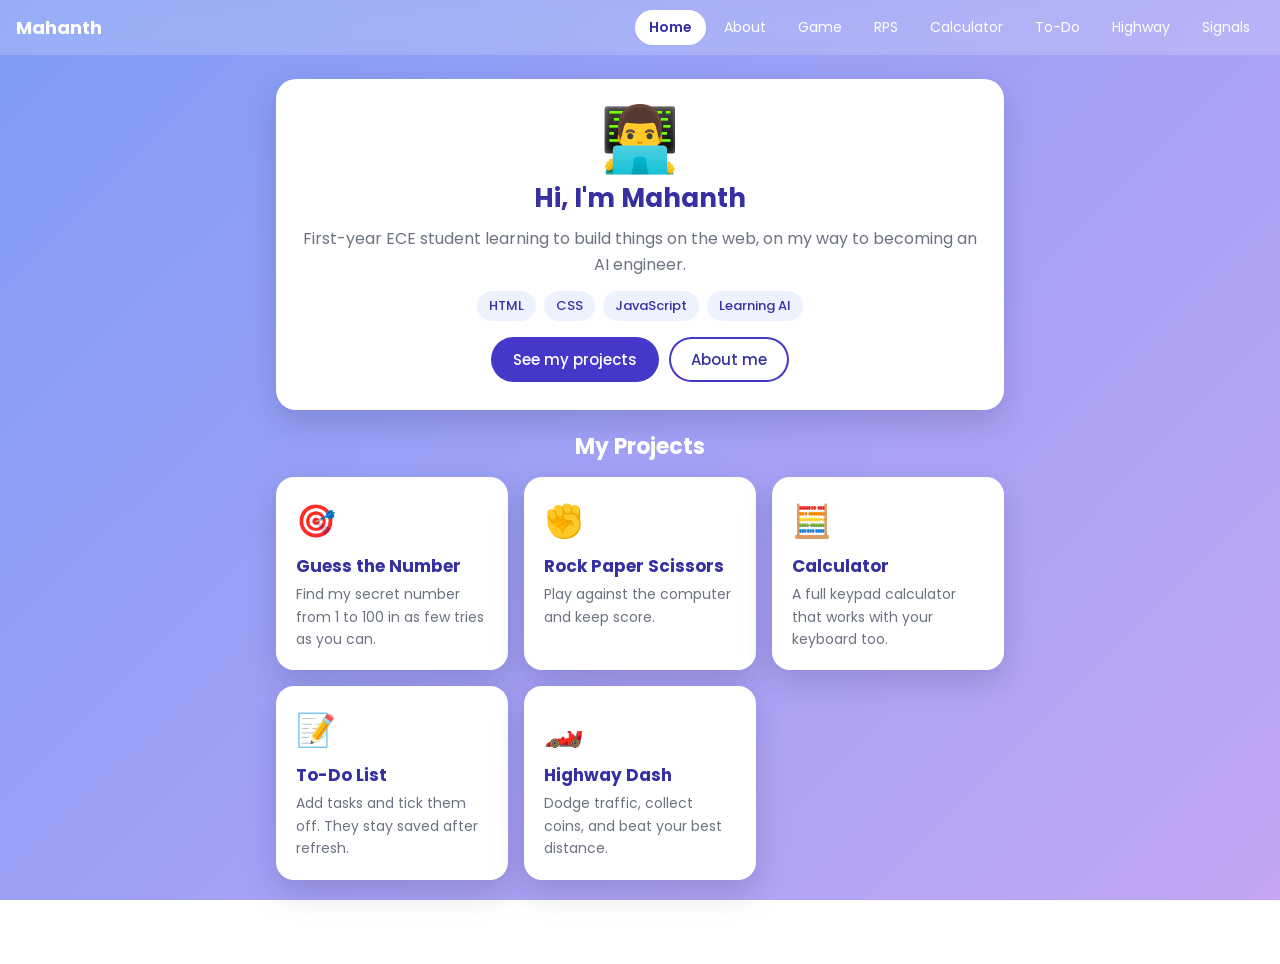
<file: index.html>
<!DOCTYPE html>
<html lang="en">
<head>
<meta charset="UTF-8">
<meta name="viewport" content="width=device-width, initial-scale=1">
<meta name="description" content="Mahanth's website: a first-year ECE student learning to build things on the web.">
<title>Mahanth | Home</title>
<link rel="stylesheet" href="style.css">
</head>
<body>

<nav class="navbar">
  <a class="brand" href="index.html">Mahanth</a>
  <div class="nav-links">
    <a href="index.html" class="active">Home</a>
    <a href="about.html">About</a>
    <a href="game.html">Game</a>
    <a href="rps.html">RPS</a>
    <a href="calc.html">Calculator</a>
    <a href="todo.html">To-Do</a>
    <a href="highway.html">Highway</a>
    <a href="signals.html">Signals</a>
     </div>
</nav>

<main class="wide">
  <section class="card">
    <div class="avatar">👨‍💻</div>
    <h1>Hi, I'm Mahanth</h1>
    <p>First-year ECE student learning to build things on the web, on my way to becoming an AI engineer.</p>
    <div class="tags">
      <span class="tag">HTML</span>
      <span class="tag">CSS</span>
      <span class="tag">JavaScript</span>
      <span class="tag">Learning AI</span>
    </div>
    <div class="btn-row">
      <a class="btn" href="#projects">See my projects</a>
      <a class="btn btn-outline" href="about.html">About me</a>
    </div>
  </section>

  <h2 class="section-title" id="projects">My Projects</h2>
  <div class="projects">
    <a class="project" href="game.html">
      <div class="icon">🎯</div>
      <h3>Guess the Number</h3>
      <p>Find my secret number from 1 to 100 in as few tries as you can.</p>
    </a>
    <a class="project" href="rps.html">
      <div class="icon">✊</div>
      <h3>Rock Paper Scissors</h3>
      <p>Play against the computer and keep score.</p>
    </a>
    <a class="project" href="calc.html">
      <div class="icon">🧮</div>
      <h3>Calculator</h3>
      <p>A full keypad calculator that works with your keyboard too.</p>
    </a>
    <a class="project" href="todo.html">
      <div class="icon">📝</div>
      <h3>To-Do List</h3>
      <p>Add tasks and tick them off. They stay saved after refresh.</p>
    </a>
        <a class="project" href="highway.html">
      <div class="icon">🏎️</div>
      <h3>Highway Dash</h3>
      <p>Dodge traffic, collect coins, and beat your best distance.</p>
        </a>
     </div>
</main>

<footer class="footer">© 2026 Mahanth · Built with HTML, CSS &amp; JavaScript</footer>

</body>
</html>
</file>
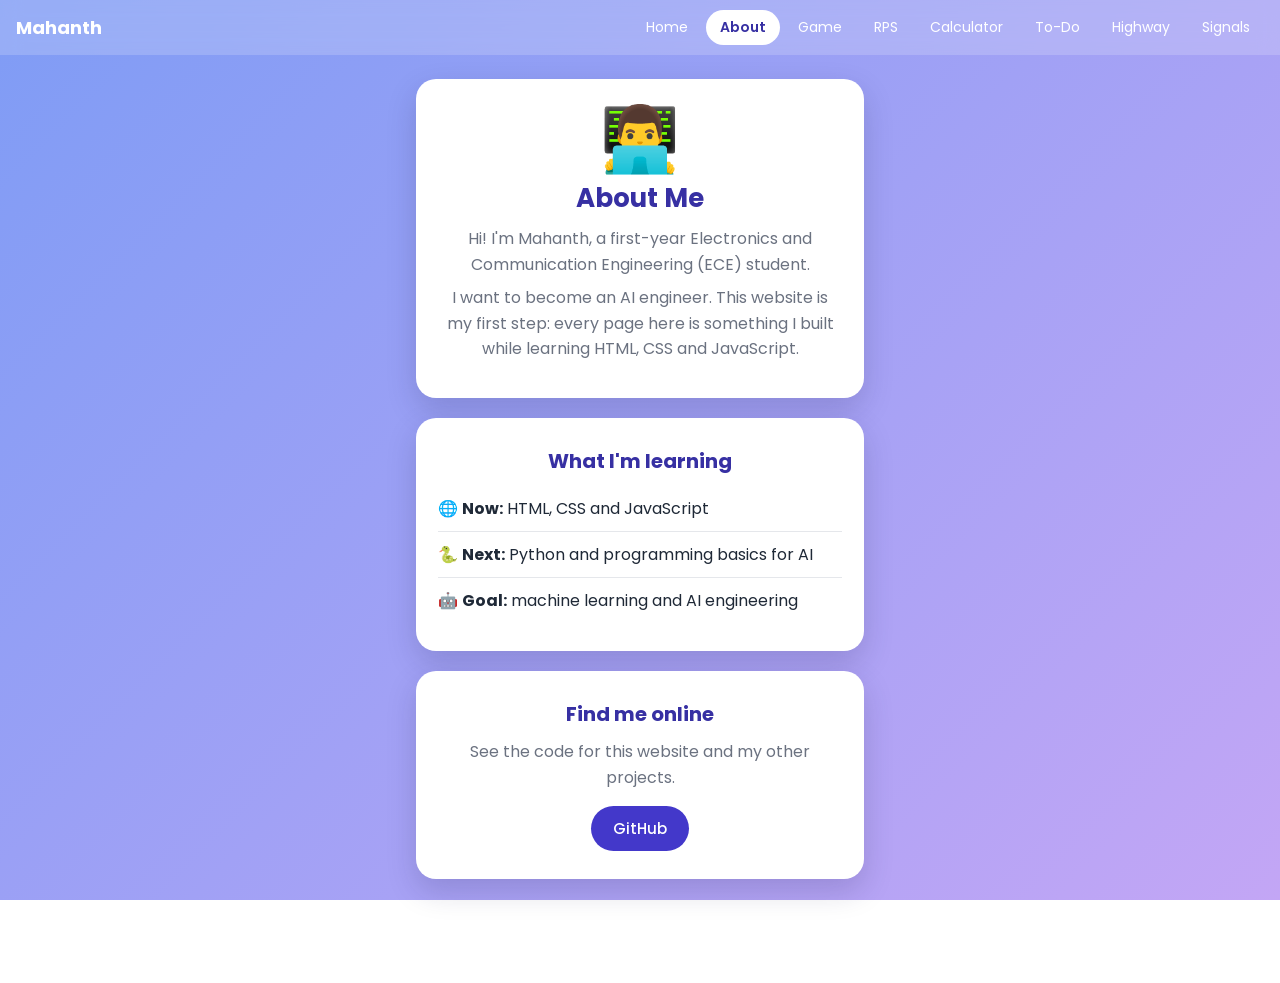
<file: about.html>
<!DOCTYPE html>
<html lang="en">
<head>
<meta charset="UTF-8">
<meta name="viewport" content="width=device-width, initial-scale=1">
<title>About | Mahanth</title>
<link rel="stylesheet" href="style.css">
</head>
<body>

<nav class="navbar">
  <a class="brand" href="index.html">Mahanth</a>
  <div class="nav-links">
    <a href="index.html">Home</a>
    <a href="about.html" class="active">About</a>
    <a href="game.html">Game</a>
    <a href="rps.html">RPS</a>
    <a href="calc.html">Calculator</a>
    <a href="todo.html">To-Do</a>
    <a href="highway.html">Highway</a>
    <a href="signals.html">Signals</a>
     </div>
</nav>

<main>
  <section class="card">
    <div class="avatar">👨‍💻</div>
    <h1>About Me</h1>
    <p>Hi! I'm Mahanth, a first-year Electronics and Communication Engineering (ECE) student.</p>
    <p>I want to become an AI engineer. This website is my first step: every page here is something I built while learning HTML, CSS and JavaScript.</p>
  </section>

  <section class="card">
    <h2>What I'm learning</h2>
    <ul class="list">
      <li>🌐 <strong>Now:</strong> HTML, CSS and JavaScript</li>
      <li>🐍 <strong>Next:</strong> Python and programming basics for AI</li>
      <li>🤖 <strong>Goal:</strong> machine learning and AI engineering</li>
    </ul>
  </section>

  <section class="card">
    <h2>Find me online</h2>
    <p>See the code for this website and my other projects.</p>
    <div class="btn-row">
      <a class="btn" href="https://github.com/puppalamahanth-sys" target="_blank" rel="noopener">GitHub</a>
    </div>
  </section>
</main>

<footer class="footer">© 2026 Mahanth · Built with HTML, CSS &amp; JavaScript</footer>

</body>
</html>
</file>
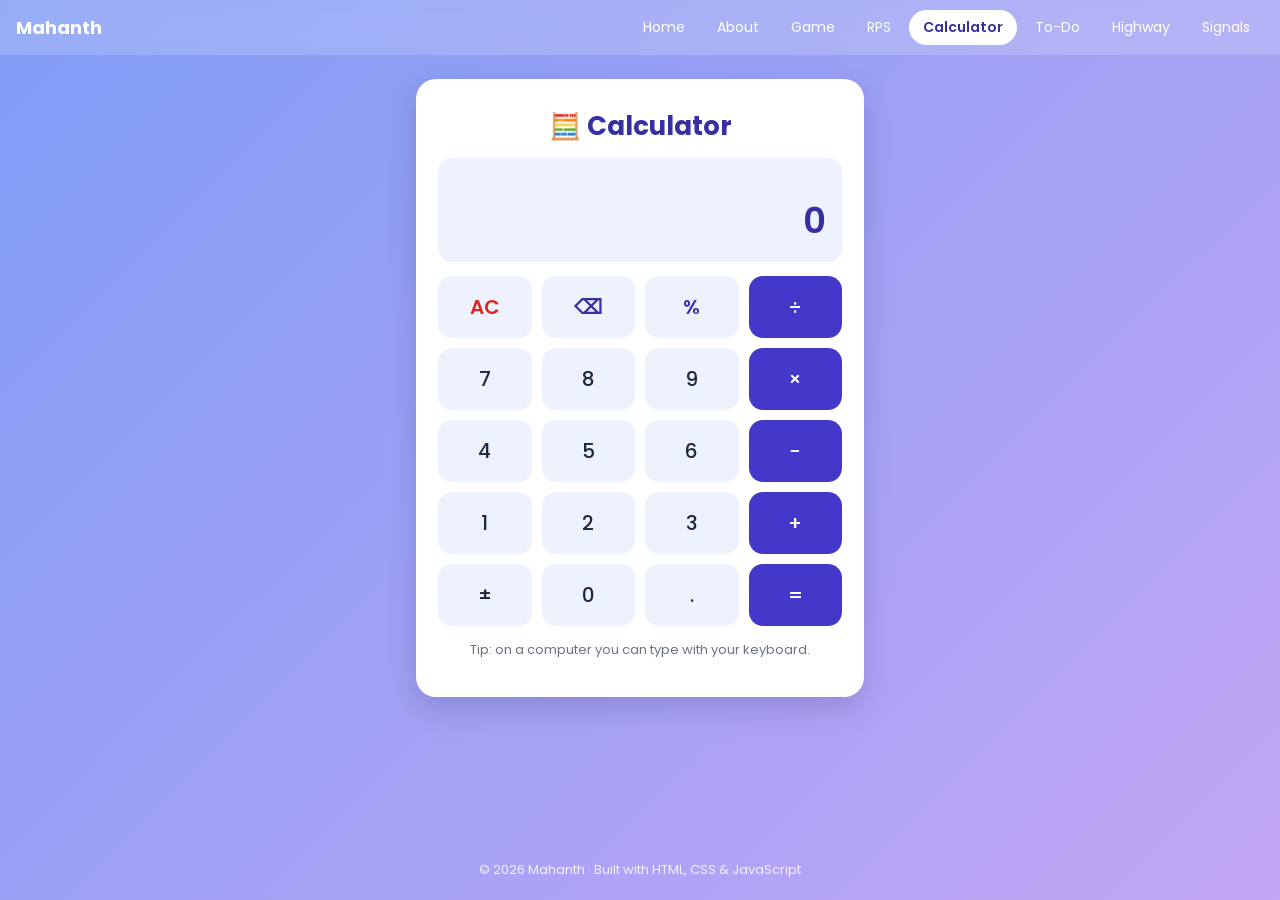
<file: calc.html>
<!DOCTYPE html>
<html lang="en">
<head>
<meta charset="UTF-8">
<meta name="viewport" content="width=device-width, initial-scale=1">
<title>Calculator | Mahanth</title>
<link rel="stylesheet" href="style.css">
</head>
<body>

<nav class="navbar">
  <a class="brand" href="index.html">Mahanth</a>
  <div class="nav-links">
    <a href="index.html">Home</a>
    <a href="about.html">About</a>
    <a href="game.html">Game</a>
    <a href="rps.html">RPS</a>
    <a href="calc.html" class="active">Calculator</a>
    <a href="todo.html">To-Do</a>
    <a href="highway.html">Highway</a>
    <a href="signals.html">Signals</a>
  </div>
</nav>

<main>
  <section class="card">
    <h1>🧮 Calculator</h1>

    <div class="calc-display">
      <div class="calc-expr" id="expr"></div>
      <div class="calc-value" id="value">0</div>
    </div>

    <div class="keys">
      <button class="fn clear" onclick="clearAll()">AC</button>
      <button class="fn" onclick="backspace()">⌫</button>
      <button class="fn" onclick="percent()">%</button>
      <button class="op" onclick="setOp('/')">÷</button>

      <button onclick="digit('7')">7</button>
      <button onclick="digit('8')">8</button>
      <button onclick="digit('9')">9</button>
      <button class="op" onclick="setOp('*')">×</button>

      <button onclick="digit('4')">4</button>
      <button onclick="digit('5')">5</button>
      <button onclick="digit('6')">6</button>
      <button class="op" onclick="setOp('-')">−</button>

      <button onclick="digit('1')">1</button>
      <button onclick="digit('2')">2</button>
      <button onclick="digit('3')">3</button>
      <button class="op" onclick="setOp('+')">+</button>

      <button onclick="toggleSign()">±</button>
      <button onclick="digit('0')">0</button>
      <button onclick="digit('.')">.</button>
      <button class="op" onclick="equals()">=</button>
    </div>

    <p class="hint">Tip: on a computer you can type with your keyboard.</p>
  </section>
</main>

<footer class="footer">© 2026 Mahanth · Built with HTML, CSS &amp; JavaScript</footer>

<script>
const symbols = { "+": "+", "-": "−", "*": "×", "/": "÷" };
const valueEl = document.getElementById("value");
const exprEl = document.getElementById("expr");

let current = "0";   // number on the screen
let previous = null; // number before the operator
let operator = null; // + - * /
let fresh = false;   // true = next digit starts a new number

function render() {
  valueEl.textContent = current;
  exprEl.textContent = operator ? previous + " " + symbols[operator] : "";
}

function digit(d) {
  if (fresh) {
    current = d === "." ? "0." : d;
    fresh = false;
  } else if (d === ".") {
    if (!current.includes(".")) current += ".";
  } else if (current === "0") {
    current = d;
  } else if (current.replace(/[-.]/g, "").length < 12) {
    current += d;
  }
  render();
}

function compute(a, b, op) {
  a = parseFloat(a);
  b = parseFloat(b);
  if (op === "+") return a + b;
  if (op === "-") return a - b;
  if (op === "*") return a * b;
  if (op === "/") return b === 0 ? null : a / b;
}

// Removes ugly decimals like 0.30000000000000004
function format(n) {
  return String(parseFloat(n.toPrecision(12)));
}

function evaluate() {
  const r = compute(previous, current, operator);
  if (r === null) {
    current = "Can't divide by 0";
    previous = null;
    operator = null;
    fresh = true;
    render();
    return false;
  }
  current = format(r);
  return true;
}

function setOp(op) {
  if (isNaN(parseFloat(current))) return;
  if (operator && !fresh) {
    if (!evaluate()) return;
  }
  previous = current;
  operator = op;
  fresh = true;
  render();
}

function equals() {
  if (!operator || fresh) return;
  const fullExpr = previous + " " + symbols[operator] + " " + current + " =";
  if (!evaluate()) return;
  previous = null;
  operator = null;
  fresh = true;
  render();
  exprEl.textContent = fullExpr;
}
  

function clearAll() {
  current = "0";
  previous = null;
  operator = null;
  fresh = false;
  render();
}

function backspace() {
  if (fresh) return;
  current = current.slice(0, -1);
  if (current === "" || current === "-") current = "0";
  render();
}

function percent() {
  if (isNaN(parseFloat(current))) return;
  current = format(parseFloat(current) / 100);
  render();
}

function toggleSign() {
  if (current === "0" || isNaN(parseFloat(current))) return;
  current = current.startsWith("-") ? current.slice(1) : "-" + current;
  render();
}

// Keyboard support
document.addEventListener("keydown", function (e) {
  const k = e.key;
  if (/^[0-9.]$/.test(k)) digit(k);
  else if (["+", "-", "*", "/"].includes(k)) setOp(k);
  else if (k === "Enter" || k === "=") { e.preventDefault(); equals(); }
  else if (k === "Backspace") backspace();
  else if (k === "Escape") clearAll();
  else if (k === "%") percent();
});
</script>

</body>
</html>
</file>
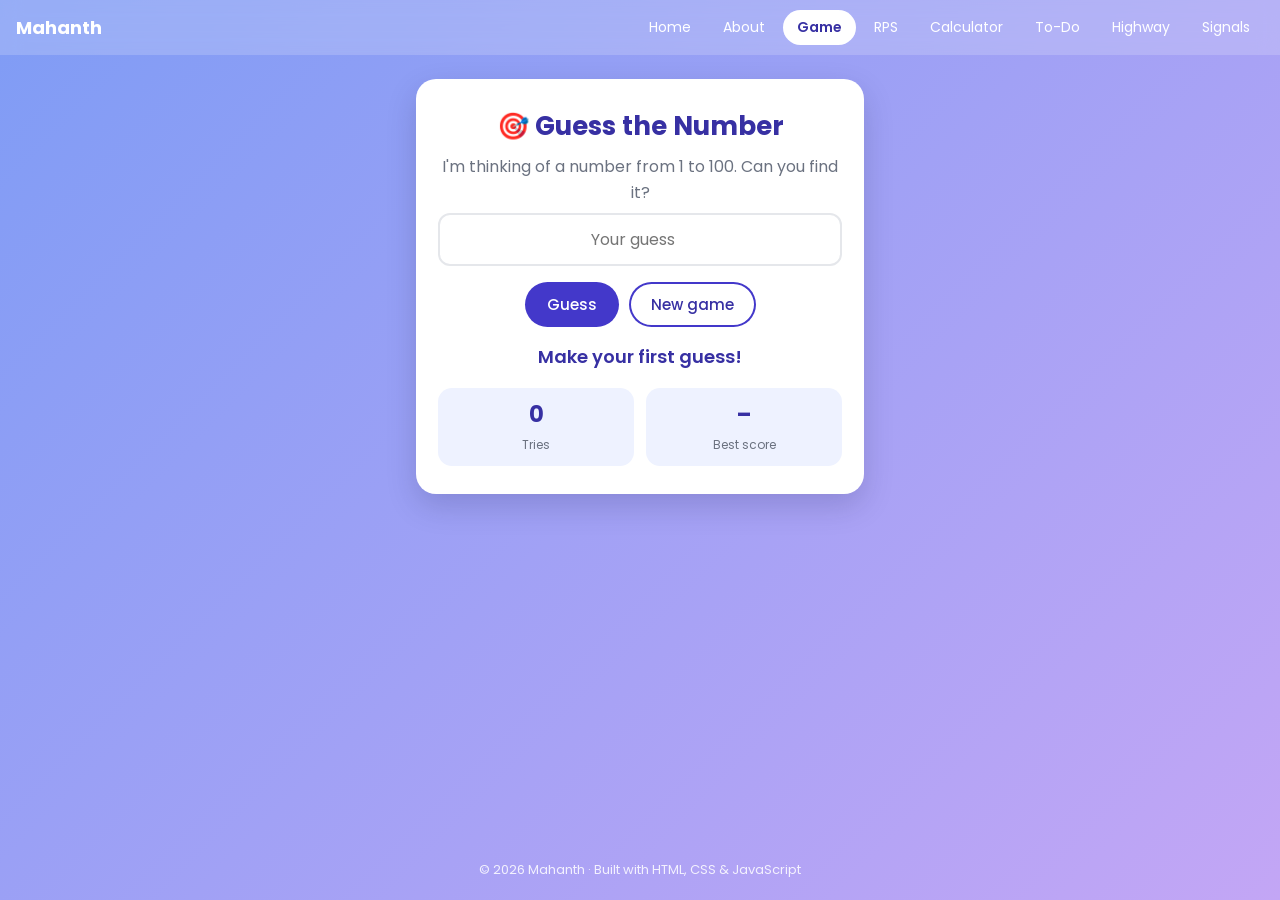
<file: game.html>
<!DOCTYPE html>
<html lang="en">
<head>
<meta charset="UTF-8">
<meta name="viewport" content="width=device-width, initial-scale=1">
<title>Guess the Number | Mahanth</title>
<link rel="stylesheet" href="style.css">
</head>
<body>

<nav class="navbar">
  <a class="brand" href="index.html">Mahanth</a>
  <div class="nav-links">
    <a href="index.html">Home</a>
    <a href="about.html">About</a>
    <a href="game.html" class="active">Game</a>
    <a href="rps.html">RPS</a>
    <a href="calc.html">Calculator</a>
    <a href="todo.html">To-Do</a>
    <a href="highway.html">Highway</a>
    <a href="signals.html">Signals</a>
      </div>
</nav>

<main>
  <section class="card">
    <h1>🎯 Guess the Number</h1>
    <p>I'm thinking of a number from 1 to 100. Can you find it?</p>
    <input id="guess" type="number" min="1" max="100" inputmode="numeric" placeholder="Your guess">
    <div class="btn-row">
      <button id="guessBtn" onclick="check()">Guess</button>
      <button class="secondary" onclick="newGame()">New game</button>
    </div>
    <p class="result" id="result"></p>
    <div class="stats">
      <div class="stat"><strong id="tries">0</strong><span>Tries</span></div>
      <div class="stat"><strong id="best">–</strong><span>Best score</span></div>
    </div>
  </section>
</main>

<footer class="footer">© 2026 Mahanth · Built with HTML, CSS &amp; JavaScript</footer>

<script>
const input = document.getElementById("guess");
const result = document.getElementById("result");
const guessBtn = document.getElementById("guessBtn");

let secret, tries, gameOver;
let best = Number(localStorage.getItem("bestScore")) || null;

function newGame() {
  secret = Math.floor(Math.random() * 100) + 1;
  tries = 0;
  gameOver = false;
  input.value = "";
  input.disabled = false;
  guessBtn.disabled = false;
  showResult("Make your first guess!", "");
  updateStats();
}

function check() {
  if (gameOver) return;

  const g = parseInt(input.value, 10);
  if (isNaN(g) || g < 1 || g > 100) {
    showResult("Enter a whole number from 1 to 100.", "lose");
    return;
  }

  tries++;

  if (g === secret) {
    gameOver = true;
    input.disabled = true;
    guessBtn.disabled = true;

    let msg;
    if (tries === 1) msg = "First try! Incredible! 🤯";
    else if (tries <= 5) msg = "Amazing! You got it in " + tries + " tries! 🎉";
    else msg = "Correct! You got it in " + tries + " tries.";

    if (best === null || tries < best) {
      best = tries;
      localStorage.setItem("bestScore", best);
      msg += " New best!";
    }
    showResult(msg, "win");
  } else if (g < secret) {
    showResult(g + " is too low. Go higher ⬆️", "");
  } else {
    showResult(g + " is too high. Go lower ⬇️", "");
  }

  input.value = "";
  updateStats();
}

function showResult(text, type) {
  result.textContent = text;
  result.className = "result " + type;
}

function updateStats() {
  document.getElementById("tries").textContent = tries;
  document.getElementById("best").textContent = best === null ? "–" : best;
}

// Press Enter to guess
input.addEventListener("keydown", function (e) {
  if (e.key === "Enter") check();
});

newGame();
</script>

</body>
</html>
</file>
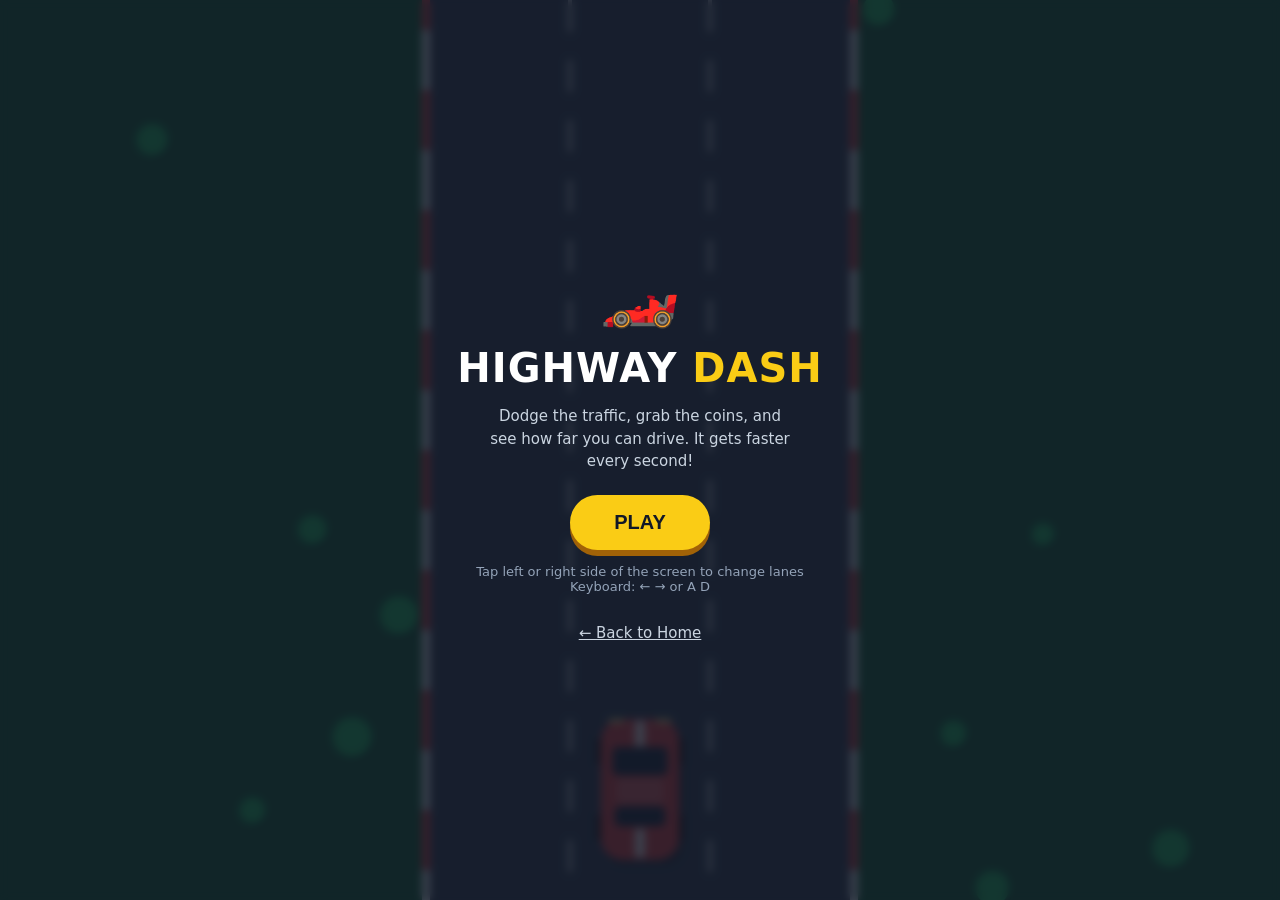
<file: highway.html>
<!DOCTYPE html>
<html lang="en">
<head>
<meta charset="UTF-8">
<meta name="viewport" content="width=device-width, initial-scale=1, maximum-scale=1, user-scalable=no, viewport-fit=cover">
<meta name="theme-color" content="#111827">
<title>Highway Dash</title>
<style>
  * { box-sizing: border-box; margin: 0; padding: 0; }
  html, body {
    height: 100%;
    overflow: hidden;
    background: #111827;
    font-family: system-ui, -apple-system, "Segoe UI", Roboto, sans-serif;
    color: #fff;
    user-select: none;
    -webkit-user-select: none;
    -webkit-tap-highlight-color: transparent;
    touch-action: none;
  }
  canvas { display: block; width: 100%; height: 100%; }

  /* Top score bar */
  .hud {
    position: fixed;
    top: 0; left: 0; right: 0;
    display: flex;
    justify-content: space-between;
    align-items: center;
    padding: calc(10px + env(safe-area-inset-top)) 14px 10px;
    pointer-events: none;
  }
  .pill {
    background: rgba(0, 0, 0, 0.55);
    padding: 6px 14px;
    border-radius: 999px;
    font-weight: 700;
    font-size: 16px;
  }
  .hud button {
    pointer-events: auto;
    background: rgba(0, 0, 0, 0.55);
    color: #fff;
    border: none;
    width: 40px; height: 40px;
    border-radius: 50%;
    font-size: 18px;
    cursor: pointer;
  }
  .hud .right { display: flex; gap: 8px; align-items: center; }

  /* Start and game over screens */
  .screen {
    position: fixed;
    inset: 0;
    display: flex;
    flex-direction: column;
    align-items: center;
    justify-content: center;
    gap: 14px;
    padding: 24px;
    text-align: center;
    background: rgba(17, 24, 39, 0.82);
    backdrop-filter: blur(4px);
  }
  .hidden { display: none; }
  .logo { font-size: 64px; }
  h1 { font-size: 40px; font-weight: 800; letter-spacing: 1px; }
  h1 span { color: #facc15; }
  .sub { color: #cbd5e1; font-size: 15px; max-width: 300px; line-height: 1.5; }
  .big-btn {
    margin-top: 8px;
    background: #facc15;
    color: #111827;
    border: none;
    padding: 16px 44px;
    border-radius: 999px;
    font-size: 20px;
    font-weight: 800;
    cursor: pointer;
    box-shadow: 0 6px 0 #a16207;
  }
  .big-btn:active { transform: translateY(4px); box-shadow: 0 2px 0 #a16207; }
  .results {
    display: flex;
    gap: 12px;
  }
  .result-box {
    background: rgba(255, 255, 255, 0.08);
    border-radius: 14px;
    padding: 12px 18px;
    min-width: 90px;
  }
  .result-box strong { display: block; font-size: 26px; }
  .result-box span { font-size: 12px; color: #94a3b8; text-transform: uppercase; letter-spacing: 1px; }
  .new-best { color: #facc15; font-weight: 700; font-size: 18px; }
  .controls { color: #94a3b8; font-size: 13px; }
</style>
</head>
<body>

<canvas id="game"></canvas>

<div class="hud" id="hud">
 <a href="index.html" class="pill" style="color: #fff; text-decoration: none; pointer-events: auto;">← Home</a>
 
  <div class="pill" id="score">0 m</div>
  <div class="right">
    <div class="pill" id="coins">🪙 0</div>
    <button id="soundBtn" aria-label="Sound on or off">🔊</button>
    <button id="pauseBtn" aria-label="Pause">⏸</button>
  </div>
</div>

<div class="screen" id="startScreen">
  <div class="logo">🏎️</div>
  <h1>HIGHWAY <span>DASH</span></h1>
  <p class="sub">Dodge the traffic, grab the coins, and see how far you can drive. It gets faster every second!</p>
  <button class="big-btn" id="startBtn">PLAY</button>
  <p class="controls">Tap left or right side of the screen to change lanes<br>Keyboard: ← → or A D</p>
  <p class="sub" id="bestStart"></p>
 <a href="index.html" class="sub" style="text-decoration: underline;">← Back to Home</a>
  </div>

<div class="screen hidden" id="pauseScreen">
  <h1>PAUSED</h1>
  <button class="big-btn" id="resumeBtn">RESUME</button>
</div>

<div class="screen hidden" id="overScreen">
  <div class="logo">💥</div>
  <h1>CRASHED!</h1>
  <p class="new-best hidden" id="newBest">🏆 New best distance!</p>
  <div class="results">
    <div class="result-box"><strong id="finalScore">0</strong><span>Metres</span></div>
    <div class="result-box"><strong id="finalCoins">0</strong><span>Coins</span></div>
    <div class="result-box"><strong id="finalBest">0</strong><span>Best</span></div>
  </div>
  <button class="big-btn" id="againBtn">PLAY AGAIN</button>
 <a href="index.html" class="sub" style="text-decoration: underline;">← Back to Home</a>
  </div>

<script>
// ================== Setup ==================
const canvas = document.getElementById("game");
const ctx = canvas.getContext("2d");
let W, H, roadW, roadX, laneW, carW, carH;

function resize() {
  const dpr = window.devicePixelRatio || 1;
  W = window.innerWidth;
  H = window.innerHeight;
  canvas.width = W * dpr;
  canvas.height = H * dpr;
  ctx.setTransform(dpr, 0, 0, dpr, 0, 0);

  roadW = Math.min(W * 0.86, 420);
  roadX = (W - roadW) / 2;
  laneW = roadW / 3;
  carW = laneW * 0.56;
  carH = carW * 1.8;
  if (player) {
    player.y = H - carH - 40;
    player.x = laneCenter(player.lane);
  }
}

function laneCenter(lane) {
  return roadX + laneW * lane + laneW / 2;
}

// Safe storage (works even if the browser blocks it)
function loadBest() {
  try { return Number(localStorage.getItem("hd_best")) || 0; } catch (e) { return 0; }
}
function saveBest(v) {
  try { localStorage.setItem("hd_best", v); } catch (e) {}
}
function loadSound() {
  try { return localStorage.getItem("hd_sound") !== "off"; } catch (e) { return true; }
}
function saveSound(on) {
  try { localStorage.setItem("hd_sound", on ? "on" : "off"); } catch (e) {}
}

// ================== Sound (made with code, no files needed) ==================
let audioCtx = null;
let soundOn = loadSound();

function beep(freq, duration, type, volume) {
  if (!soundOn) return;
  try {
    if (!audioCtx) audioCtx = new (window.AudioContext || window.webkitAudioContext)();
    const osc = audioCtx.createOscillator();
    const gain = audioCtx.createGain();
    osc.type = type || "square";
    osc.frequency.value = freq;
    gain.gain.setValueAtTime(volume || 0.08, audioCtx.currentTime);
    gain.gain.exponentialRampToValueAtTime(0.001, audioCtx.currentTime + duration);
    osc.connect(gain);
    gain.connect(audioCtx.destination);
    osc.start();
    osc.stop(audioCtx.currentTime + duration);
  } catch (e) {}
}
const sfx = {
  move: () => beep(420, 0.06, "triangle", 0.05),
  coin: () => { beep(880, 0.08, "square", 0.06); setTimeout(() => beep(1320, 0.1, "square", 0.06), 70); },
  crash: () => { beep(120, 0.5, "sawtooth", 0.15); beep(80, 0.6, "square", 0.1); },
  start: () => { beep(523, 0.1); setTimeout(() => beep(659, 0.1), 100); setTimeout(() => beep(784, 0.15), 200); }
};

// ================== Game state ==================
const CAR_COLORS = ["#3b82f6", "#22c55e", "#a855f7", "#f97316", "#06b6d4", "#e5e7eb", "#ec4899"];
let player = null;
let traffic, coins, particles, trees;
let speed, distance, coinCount, roadOffset, spawnGap, shake, lastRowDouble;
let state = "start"; // start | playing | paused | crashing | over
let best = loadBest();
let lastTime = 0;

function newGame() {
  player = { lane: 1, x: 0, y: 0, tilt: 0 };
  resize();
  player.x = laneCenter(1);
  traffic = [];
  coins = [];
  particles = [];
  trees = [];
  for (let i = 0; i < 10; i++) addTree(Math.random() * H);
  speed = 320;
  distance = 0;
  coinCount = 0;
  roadOffset = 0;
  spawnGap = carH * 2;
  shake = 0;
  lastRowDouble = false;
  updateHud();
}

function addTree(y) {
  const left = Math.random() < 0.5;
  const side = left ? roadX : W - roadX;
  if (side < 24) return; // no space on very narrow screens
  const x = left ? Math.random() * (roadX - 24) + 12 : W - roadX + 12 + Math.random() * (roadX - 24);
  trees.push({ x: x, y: y, r: 10 + Math.random() * 10 });
}

// Spawns one row of traffic. Always leaves at least one lane open.
function spawnRow() {
  const lanes = [0, 1, 2].sort(() => Math.random() - 0.5);
  // Two cars side by side after 600 m, but never two such rows in a row (always escapable)
  const blocked = distance > 600 && !lastRowDouble && Math.random() < 0.45 ? 2 : 1;
  lastRowDouble = blocked === 2;
  for (let i = 0; i < blocked; i++) {
    traffic.push({
      lane: lanes[i],
      x: laneCenter(lanes[i]),
      y: -carH - Math.random() * 30,
      color: CAR_COLORS[Math.floor(Math.random() * CAR_COLORS.length)],
      truck: Math.random() < 0.2
    });
  }
  // Put a coin in an open lane sometimes
  if (Math.random() < 0.6) {
    const free = lanes[blocked];
    for (let k = 0; k < 3; k++) {
      coins.push({ x: laneCenter(free), y: -carH - k * 45, spin: Math.random() * 6 });
    }
  }
}

function moveLane(dir) {
  if (state !== "playing") return;
  const next = player.lane + dir;
  if (next < 0 || next > 2) return;
  player.lane = next;
  player.tilt = dir * 0.18;
  sfx.move();
}

// ================== Update ==================
function update(dt) {
  if (state === "playing") {
    speed = Math.min(speed + 9 * dt, 950);
    distance += speed * dt / 10;

    // Spawn traffic rows based on distance travelled
    // (measured in traffic movement, so rows never get too close to pass)
    spawnGap -= speed * 0.55 * dt;
    if (spawnGap <= 0) {
      spawnRow();
      spawnGap = carH * 3.2 + Math.random() * carH * 1.5;
    }
  }

  const moving = state === "playing" || state === "crashing";
  const vy = state === "crashing" ? speed * 0.2 : speed;

  if (moving) {
    roadOffset = (roadOffset + vy * dt) % 60;

    // Smooth lane change
    player.x += (laneCenter(player.lane) - player.x) * Math.min(1, dt * 14);
    player.tilt *= 0.85;

    // Traffic drives slower than you, so it comes toward you on screen
    for (const t of traffic) t.y += vy * 0.55 * dt;
    traffic = traffic.filter(t => t.y < H + carH * 2);

    for (const c of coins) { c.y += vy * dt; c.spin += dt * 6; }
    coins = coins.filter(c => c.y < H + 40);

    for (const tr of trees) tr.y += vy * dt;
    trees = trees.filter(tr => tr.y < H + 40);
    if (Math.random() < vy * dt / 90) addTree(-30);
  }

  if (state === "playing") {
    const px = player.x - carW / 2 + carW * 0.12;
    const pw = carW * 0.76;
    const py = player.y + carH * 0.08;
    const ph = carH * 0.84;

    // Crash check
    for (const t of traffic) {
      const h = t.truck ? carH * 1.4 : carH;
      if (px < t.x + carW / 2 - carW * 0.1 && px + pw > t.x - carW / 2 + carW * 0.1 &&
          py < t.y + h * 0.95 && py + ph > t.y + h * 0.05) {
        crash();
        break;
      }
    }

    // Coin pickup
    coins = coins.filter(c => {
      const hit = Math.abs(c.x - player.x) < carW * 0.7 && c.y > player.y - 12 && c.y < player.y + carH + 12;
      if (hit) {
        coinCount++;
        sfx.coin();
        for (let i = 0; i < 6; i++) particles.push(makeParticle(c.x, c.y, "#facc15", 120));
      }
      return !hit;
    });

    updateHud();
  }

  // Particles
  for (const p of particles) {
    p.x += p.vx * dt;
    p.y += p.vy * dt;
    p.life -= dt;
  }
  particles = particles.filter(p => p.life > 0);
  shake = Math.max(0, shake - dt * 20);
}

function makeParticle(x, y, color, power) {
  const a = Math.random() * Math.PI * 2;
  const s = Math.random() * power + 40;
  return { x: x, y: y, vx: Math.cos(a) * s, vy: Math.sin(a) * s, life: 0.4 + Math.random() * 0.4, color: color, size: 3 + Math.random() * 4 };
}

function crash() {
  state = "crashing";
  shake = 14;
  sfx.crash();
  if (navigator.vibrate) navigator.vibrate(200);
  const cx = player.x, cy = player.y + carH / 2;
  for (let i = 0; i < 40; i++) {
    const colors = ["#f97316", "#facc15", "#ef4444", "#6b7280"];
    particles.push(makeParticle(cx, cy, colors[i % 4], 320));
  }
  setTimeout(gameOver, 900);
}

function gameOver() {
  state = "over";
  const score = Math.floor(distance);
  const isBest = score > best;
  if (isBest) { best = score; saveBest(best); }
  document.getElementById("finalScore").textContent = score;
  document.getElementById("finalCoins").textContent = coinCount;
  document.getElementById("finalBest").textContent = best;
  document.getElementById("newBest").classList.toggle("hidden", !isBest);
  show("overScreen");
}

// ================== Drawing ==================
function draw() {
  ctx.save();
  if (shake > 0) ctx.translate((Math.random() - 0.5) * shake, (Math.random() - 0.5) * shake);

  // Grass
  ctx.fillStyle = "#166534";
  ctx.fillRect(-20, -20, W + 40, H + 40);

  // Trees
  for (const tr of trees) {
    ctx.fillStyle = "#14532d";
    ctx.beginPath(); ctx.arc(tr.x + 3, tr.y + 4, tr.r, 0, Math.PI * 2); ctx.fill();
    ctx.fillStyle = "#22c55e";
    ctx.beginPath(); ctx.arc(tr.x, tr.y, tr.r, 0, Math.PI * 2); ctx.fill();
  }

  // Road and edges
  ctx.fillStyle = "#374151";
  ctx.fillRect(roadX, -20, roadW, H + 40);
  ctx.fillStyle = "#f8fafc";
  for (let y = -60 + roadOffset; y < H + 60; y += 60) {
    ctx.fillStyle = (Math.floor((y - roadOffset) / 60) % 2 === 0) ? "#ef4444" : "#f8fafc";
    ctx.fillRect(roadX - 8, y, 8, 30);
    ctx.fillRect(roadX + roadW, y, 8, 30);
    ctx.fillStyle = (Math.floor((y - roadOffset) / 60) % 2 === 0) ? "#f8fafc" : "#ef4444";
    ctx.fillRect(roadX - 8, y + 30, 8, 30);
    ctx.fillRect(roadX + roadW, y + 30, 8, 30);
  }

  // Lane lines
  ctx.fillStyle = "rgba(255,255,255,0.75)";
  for (let l = 1; l < 3; l++) {
    const x = roadX + laneW * l - 2;
    for (let y = -60 + roadOffset; y < H + 60; y += 60) ctx.fillRect(x, y, 4, 32);
  }

  // Coins
  for (const c of coins) {
    const w = Math.abs(Math.cos(c.spin)) * 11 + 2;
    ctx.fillStyle = "#a16207";
    ctx.beginPath(); ctx.ellipse(c.x, c.y + 2, w, 12, 0, 0, Math.PI * 2); ctx.fill();
    ctx.fillStyle = "#facc15";
    ctx.beginPath(); ctx.ellipse(c.x, c.y, w, 12, 0, 0, Math.PI * 2); ctx.fill();
  }

  // Traffic
  for (const t of traffic) {
    if (t.truck) drawTruck(t.x, t.y, t.color);
    else drawCar(t.x, t.y, t.color, false, 0);
  }

  // Player
  if (state !== "crashing" && state !== "over") {
    drawCar(player.x, player.y, "#ef4444", true, player.tilt);
  }

  // Particles
  for (const p of particles) {
    ctx.globalAlpha = Math.max(0, p.life * 1.6);
    ctx.fillStyle = p.color;
    ctx.fillRect(p.x - p.size / 2, p.y - p.size / 2, p.size, p.size);
  }
  ctx.globalAlpha = 1;
  ctx.restore();
}

function roundRect(x, y, w, h, r) {
  ctx.beginPath();
  ctx.moveTo(x + r, y);
  ctx.arcTo(x + w, y, x + w, y + h, r);
  ctx.arcTo(x + w, y + h, x, y + h, r);
  ctx.arcTo(x, y + h, x, y, r);
  ctx.arcTo(x, y, x + w, y, r);
  ctx.closePath();
}

// Draws a car from above. x = centre, y = top.
function drawCar(x, y, color, isPlayer, tilt) {
  const w = carW, h = carH;
  ctx.save();
  ctx.translate(x, y + h / 2);
  ctx.rotate(tilt);
  ctx.translate(-w / 2, -h / 2);

  // Shadow
  ctx.fillStyle = "rgba(0,0,0,0.3)";
  roundRect(4, 6, w, h, w * 0.25); ctx.fill();

  // Wheels
  ctx.fillStyle = "#111";
  const ww = w * 0.16, wh = h * 0.18;
  ctx.fillRect(-ww * 0.4, h * 0.14, ww, wh);
  ctx.fillRect(w - ww * 0.6, h * 0.14, ww, wh);
  ctx.fillRect(-ww * 0.4, h * 0.68, ww, wh);
  ctx.fillRect(w - ww * 0.6, h * 0.68, ww, wh);

  // Body
  ctx.fillStyle = color;
  roundRect(0, 0, w, h, w * 0.28); ctx.fill();

  // Windows (player faces up, traffic faces up too but we see their back)
  ctx.fillStyle = "#1e293b";
  roundRect(w * 0.15, h * 0.2, w * 0.7, h * 0.2, 5); ctx.fill();
  roundRect(w * 0.18, h * 0.62, w * 0.64, h * 0.14, 5); ctx.fill();

  // Roof shine
  ctx.fillStyle = "rgba(255,255,255,0.18)";
  roundRect(w * 0.2, h * 0.42, w * 0.6, h * 0.18, 4); ctx.fill();

  if (isPlayer) {
    // Racing stripe and headlights
    ctx.fillStyle = "#fff";
    ctx.fillRect(w * 0.44, 2, w * 0.12, h * 0.18);
    ctx.fillRect(w * 0.44, h * 0.78, w * 0.12, h * 0.2);
    ctx.fillStyle = "#fef08a";
    ctx.fillRect(w * 0.1, 0, w * 0.2, 4);
    ctx.fillRect(w * 0.7, 0, w * 0.2, 4);
  } else {
    // Brake lights
    ctx.fillStyle = "#dc2626";
    ctx.fillRect(w * 0.1, h - 4, w * 0.22, 4);
    ctx.fillRect(w * 0.68, h - 4, w * 0.22, 4);
  }
  ctx.restore();
}

function drawTruck(x, y, color) {
  const w = carW * 1.05, h = carH * 1.4;
  const left = x - w / 2;
  ctx.fillStyle = "rgba(0,0,0,0.3)";
  roundRect(left + 4, y + 6, w, h, 8); ctx.fill();
  // Cab
  ctx.fillStyle = color;
  roundRect(left + w * 0.08, y + h * 0.72, w * 0.84, h * 0.28, 8); ctx.fill();
  ctx.fillStyle = "#1e293b";
  roundRect(left + w * 0.18, y + h * 0.75, w * 0.64, h * 0.08, 4); ctx.fill();
  // Cargo box
  ctx.fillStyle = "#e2e8f0";
  roundRect(left, y, w, h * 0.7, 6); ctx.fill();
  ctx.fillStyle = "#cbd5e1";
  for (let i = 1; i < 4; i++) ctx.fillRect(left + 4, y + (h * 0.7 / 4) * i, w - 8, 2);
  ctx.fillStyle = "#dc2626";
  ctx.fillRect(left + 3, y + h - 4, w * 0.2, 4);
  ctx.fillRect(left + w * 0.77, y + h - 4, w * 0.2, 4);
}

// ================== HUD and screens ==================
function updateHud() {
  document.getElementById("score").textContent = Math.floor(distance) + " m";
  document.getElementById("coins").textContent = "🪙 " + coinCount;
}

function show(id) {
  for (const s of ["startScreen", "pauseScreen", "overScreen"]) {
    document.getElementById(s).classList.toggle("hidden", s !== id);
  }
  document.getElementById("hud").style.visibility = id === "startScreen" ? "hidden" : "visible";
}

function start() {
  newGame();
  state = "playing";
  show(null);
  sfx.start();
}

function pause() {
  if (state !== "playing") return;
  state = "paused";
  show("pauseScreen");
}

function resume() {
  if (state !== "paused") return;
  state = "playing";
  show(null);
  lastTime = performance.now();
}

// ================== Controls ==================
canvas.addEventListener("pointerdown", function (e) {
  if (state !== "playing") return;
  moveLane(e.clientX < W / 2 ? -1 : 1);
});

document.addEventListener("keydown", function (e) {
  const k = e.key.toLowerCase();
  if (k === "arrowleft" || k === "a") moveLane(-1);
  else if (k === "arrowright" || k === "d") moveLane(1);
  else if (k === "p" || k === "escape") state === "paused" ? resume() : pause();
  else if ((k === " " || k === "enter") && (state === "start" || state === "over")) start();
});

document.getElementById("startBtn").onclick = start;
document.getElementById("againBtn").onclick = start;
document.getElementById("resumeBtn").onclick = resume;
document.getElementById("pauseBtn").onclick = pause;

const soundBtn = document.getElementById("soundBtn");
soundBtn.textContent = soundOn ? "🔊" : "🔇";
soundBtn.onclick = function () {
  soundOn = !soundOn;
  saveSound(soundOn);
  soundBtn.textContent = soundOn ? "🔊" : "🔇";
};

// Pause automatically when the player leaves the app
document.addEventListener("visibilitychange", function () {
  if (document.hidden) pause();
});

window.addEventListener("resize", resize);

// ================== Main loop ==================
function loop(now) {
  const dt = Math.min((now - lastTime) / 1000, 0.05);
  lastTime = now;
  if (state !== "paused") update(dt);
  draw();
  requestAnimationFrame(loop);
}

document.getElementById("bestStart").textContent = best ? "🏆 Best: " + best + " m" : "";
newGame();
show("startScreen");
requestAnimationFrame(function (t) { lastTime = t; loop(t); });
</script>
</body>
  </html>
</file>
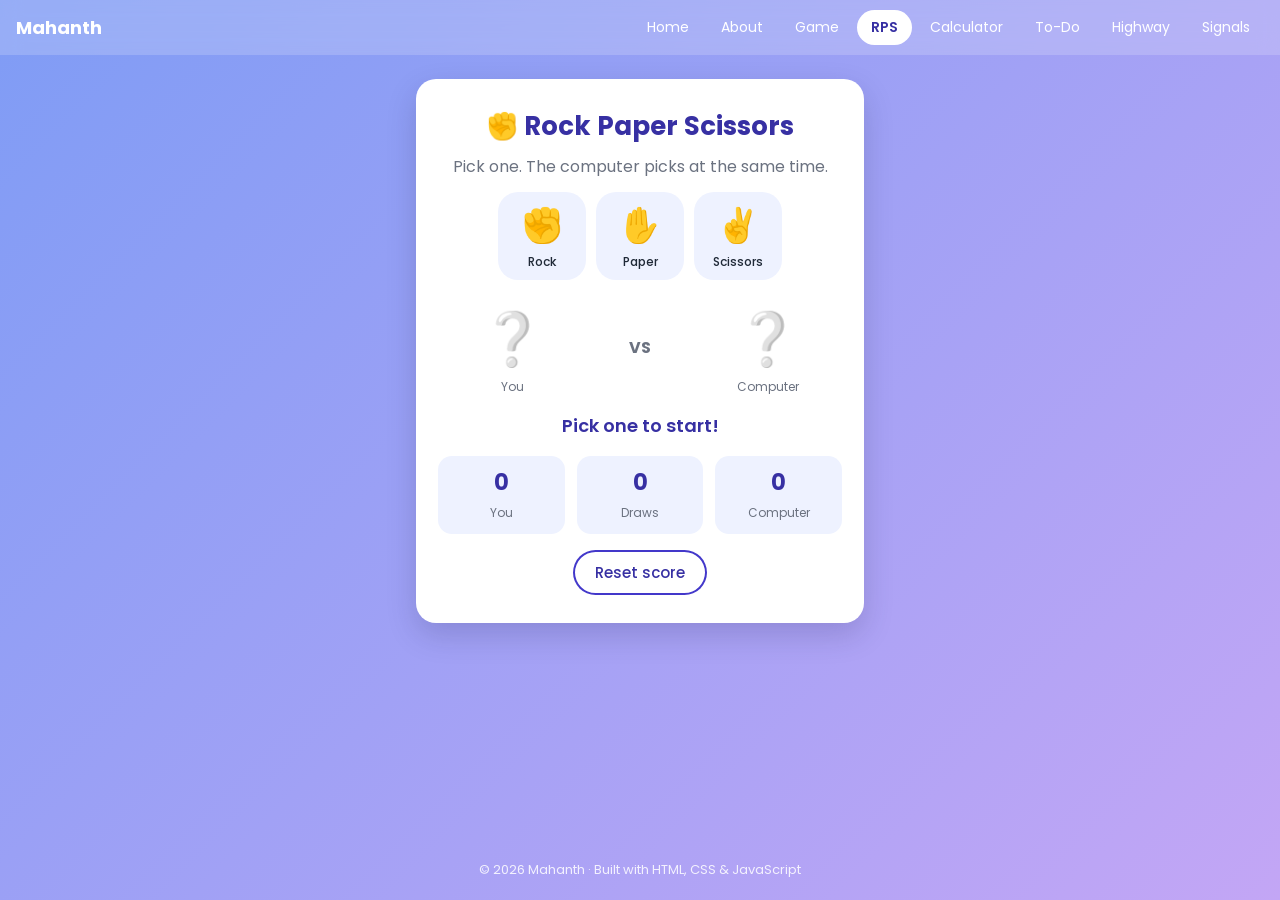
<file: rps.html>
<!DOCTYPE html>
<html lang="en">
<head>
<meta charset="UTF-8">
<meta name="viewport" content="width=device-width, initial-scale=1">
<title>Rock Paper Scissors | Mahanth</title>
<link rel="stylesheet" href="style.css">
</head>
<body>

<nav class="navbar">
  <a class="brand" href="index.html">Mahanth</a>
  <div class="nav-links">
    <a href="index.html">Home</a>
    <a href="about.html">About</a>
    <a href="game.html">Game</a>
    <a href="rps.html" class="active">RPS</a>
    <a href="calc.html">Calculator</a>
    <a href="todo.html">To-Do</a>
    <a href="highway.html">Highway</a>
    <a href="signals.html">Signals</a>
     </div>
</nav>

<main>
  <section class="card">
    <h1>✊ Rock Paper Scissors</h1>
    <p>Pick one. The computer picks at the same time.</p>

    <div class="choices">
      <button class="choice" onclick="play('rock')">✊<span>Rock</span></button>
      <button class="choice" onclick="play('paper')">✋<span>Paper</span></button>
      <button class="choice" onclick="play('scissors')">✌️<span>Scissors</span></button>
    </div>

    <div class="arena">
      <div><div class="hand" id="youHand">❔</div><small>You</small></div>
      <div class="vs">VS</div>
      <div><div class="hand" id="compHand">❔</div><small>Computer</small></div>
    </div>

    <p class="result" id="result">Pick one to start!</p>

    <div class="stats">
      <div class="stat"><strong id="youScore">0</strong><span>You</span></div>
      <div class="stat"><strong id="drawScore">0</strong><span>Draws</span></div>
      <div class="stat"><strong id="compScore">0</strong><span>Computer</span></div>
    </div>

    <div class="btn-row">
      <button class="secondary" onclick="resetScore()">Reset score</button>
    </div>
  </section>
</main>

<footer class="footer">© 2026 Mahanth · Built with HTML, CSS &amp; JavaScript</footer>

<script>
const emoji = { rock: "✊", paper: "✋", scissors: "✌️" };
const beats = { rock: "scissors", paper: "rock", scissors: "paper" };
let score = { you: 0, comp: 0, draw: 0 };

function play(choice) {
  const options = Object.keys(emoji);
  const pick = options[Math.floor(Math.random() * options.length)];
  const result = document.getElementById("result");

  document.getElementById("youHand").textContent = emoji[choice];
  document.getElementById("compHand").textContent = emoji[pick];

  if (choice === pick) {
    score.draw++;
    result.textContent = "It's a draw!";
    result.className = "result";
  } else if (beats[choice] === pick) {
    score.you++;
    result.textContent = capitalize(choice) + " beats " + pick + ". You win! 🎉";
    result.className = "result win";
  } else {
    score.comp++;
    result.textContent = capitalize(pick) + " beats " + choice + ". Computer wins.";
    result.className = "result lose";
  }

  showScore();
}

function capitalize(word) {
  return word[0].toUpperCase() + word.slice(1);
}

function showScore() {
  document.getElementById("youScore").textContent = score.you;
  document.getElementById("drawScore").textContent = score.draw;
  document.getElementById("compScore").textContent = score.comp;
}

function resetScore() {
  score = { you: 0, comp: 0, draw: 0 };
  document.getElementById("youHand").textContent = "❔";
  document.getElementById("compHand").textContent = "❔";
  const result = document.getElementById("result");
  result.textContent = "Pick one to start!";
  result.className = "result";
  showScore();
}
</script>

</body>
</html>
</file>
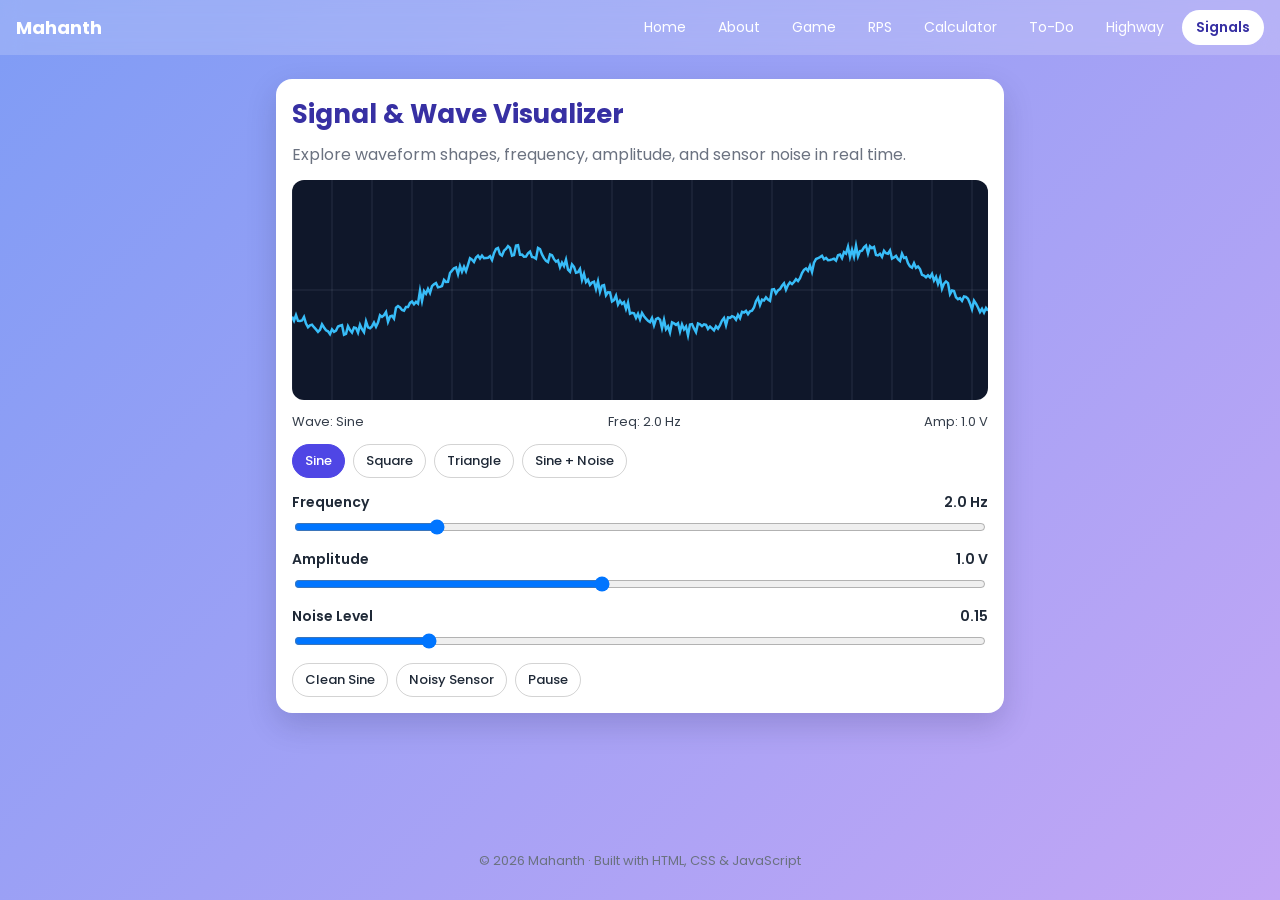
<file: signals.html>
<!DOCTYPE html>
<html lang="en">
<head>
  <meta charset="UTF-8">
  <meta name="viewport" content="width=device-width, initial-scale=1.0">
  <title>Signal Visualizer | Mahanth</title>
  <link rel="stylesheet" href="style.css">
  <style>
    .panel {
      background: var(--card);
      border-radius: 16px;
      padding: 16px;
      box-shadow: var(--shadow);
      margin-bottom: 16px;
    }
    canvas.wave-canvas {
      width: 100%;
      height: 220px;
      display: block;
      border-radius: 12px;
      background: #0f172a;
    }
    .controls-grid {
      display: grid;
      grid-template-columns: 1fr;
      gap: 12px;
      margin-top: 14px;
    }
    .control-row {
      display: flex;
      flex-direction: column;
      gap: 4px;
      font-size: 14px;
    }
    .control-top {
      display: flex;
      justify-content: space-between;
      font-weight: 600;
    }
    .wave-types, .presets {
      display: flex;
      flex-wrap: wrap;
      gap: 8px;
      margin-top: 12px;
    }
    .chip-btn {
      border: 1px solid rgba(128, 128, 128, 0.35);
      background: transparent;
      color: inherit;
      padding: 6px 12px;
      border-radius: 999px;
      font-size: 13px;
      cursor: pointer;
      font-family: inherit;
    }
    .chip-btn.active {
      background: #4f46e5;
      color: #fff;
      border-color: #4f46e5;
    }
    .stats {
      display: flex;
      justify-content: space-between;
      gap: 8px;
      margin-top: 12px;
      font-size: 13px;
      opacity: 0.9;
      flex-wrap: wrap;
    }
  </style>
</head>
<body>
  <nav class="navbar">
    <a class="brand" href="index.html">Mahanth</a>
    <div class="nav-links">
      <a href="index.html">Home</a>
      <a href="about.html">About</a>
      <a href="game.html">Game</a>
      <a href="rps.html">RPS</a>
      <a href="calc.html">Calculator</a>
      <a href="todo.html">To-Do</a>
      <a href="highway.html">Highway</a>
      <a href="signals.html" class="active">Signals</a>
    </div>
  </nav>

  <main class="wide">
    <section class="panel">
      <h1 style="margin-top: 0;">Signal & Wave Visualizer</h1>
      <p style="margin-bottom: 12px;">Explore waveform shapes, frequency, amplitude, and sensor noise in real time.</p>

      <canvas id="waveCanvas" class="wave-canvas"></canvas>

      <div class="stats">
        <span id="statType">Wave: Sine</span>
        <span id="statFreq">Freq: 2.0 Hz</span>
        <span id="statAmp">Amp: 1.0 V</span>
      </div>

      <div class="wave-types" role="group" aria-label="Waveform type">
        <button type="button" class="chip-btn active" data-wave="sine">Sine</button>
        <button type="button" class="chip-btn" data-wave="square">Square</button>
        <button type="button" class="chip-btn" data-wave="triangle">Triangle</button>
        <button type="button" class="chip-btn" data-wave="noisy">Sine + Noise</button>
      </div>

      <div class="controls-grid">
        <label class="control-row">
          <span class="control-top"><span>Frequency</span><span id="freqVal">2.0 Hz</span></span>
          <input id="freqSlider" type="range" min="0.5" max="8" step="0.5" value="2">
        </label>

        <label class="control-row">
          <span class="control-top"><span>Amplitude</span><span id="ampVal">1.0 V</span></span>
          <input id="ampSlider" type="range" min="0.2" max="2.0" step="0.1" value="1.0">
        </label>

        <label class="control-row">
          <span class="control-top"><span>Noise Level</span><span id="noiseVal">0.15</span></span>
          <input id="noiseSlider" type="range" min="0" max="0.8" step="0.05" value="0.15">
        </label>
      </div>

      <div class="presets">
        <button type="button" class="chip-btn" id="presetClean">Clean Sine</button>
        <button type="button" class="chip-btn" id="presetNoisy">Noisy Sensor</button>
        <button type="button" class="chip-btn" id="togglePlay">Pause</button>
      </div>
    </section>
  </main>

  <footer class="footer">
    <p>&copy; 2026 Mahanth &middot; Built with HTML, CSS &amp; JavaScript</p>
  </footer>

  <script>
    const canvas = document.getElementById("waveCanvas");
    const ctx = canvas.getContext("2d");

    const freqSlider = document.getElementById("freqSlider");
    const ampSlider = document.getElementById("ampSlider");
    const noiseSlider = document.getElementById("noiseSlider");

    const freqVal = document.getElementById("freqVal");
    const ampVal = document.getElementById("ampVal");
    const noiseVal = document.getElementById("noiseVal");

    const statType = document.getElementById("statType");
    const statFreq = document.getElementById("statFreq");
    const statAmp = document.getElementById("statAmp");

    const waveButtons = document.querySelectorAll("[data-wave]");
    const togglePlayBtn = document.getElementById("togglePlay");

    let waveType = "sine";
    let phase = 0;
    let playing = true;

    function resizeCanvas() {
      const rect = canvas.getBoundingClientRect();
      const dpr = window.devicePixelRatio || 1;
      canvas.width = Math.max(1, Math.floor(rect.width * dpr));
      canvas.height = Math.max(1, Math.floor(rect.height * dpr));
      ctx.setTransform(dpr, 0, 0, dpr, 0, 0);
    }

    function sampleWave(t, freq, amp, noise) {
      const angle = 2 * Math.PI * freq * t + phase;
      let y = 0;
      if (waveType === "sine" || waveType === "noisy") {
        y = Math.sin(angle);
      } else if (waveType === "square") {
        y = Math.sin(angle) >= 0 ? 1 : -1;
      } else if (waveType === "triangle") {
        y = (2 / Math.PI) * Math.asin(Math.sin(angle));
      }
      const activeNoise = waveType === "noisy" ? Math.max(noise, 0.25) : noise;
      const jitter = activeNoise > 0 ? (Math.random() * 2 - 1) * activeNoise : 0;
      return (y + jitter) * amp;
    }

    function updateLabels() {
      const f = parseFloat(freqSlider.value).toFixed(1);
      const a = parseFloat(ampSlider.value).toFixed(1);
      const n = parseFloat(noiseSlider.value).toFixed(2);
      freqVal.textContent = `${f} Hz`;
      ampVal.textContent = `${a} V`;
      noiseVal.textContent = n;

      const names = {
        sine: "Sine",
        square: "Square",
        triangle: "Triangle",
        noisy: "Sine + Noise"
      };
      statType.textContent = `Wave: ${names[waveType]}`;
      statFreq.textContent = `Freq: ${f} Hz`;
      statAmp.textContent = `Amp: ${a} V`;
    }

    function draw() {
      const width = canvas.clientWidth || 440;
      const height = canvas.clientHeight || 220;
      const midY = height / 2;
      const scaleY = (height * 0.36) / 2.0;

      ctx.clearRect(0, 0, width, height);

      // Center axis & subtle grid
      ctx.strokeStyle = "rgba(148, 163, 184, 0.18)";
      ctx.lineWidth = 1;
      for (let x = 0; x <= width; x += 40) {
        ctx.beginPath();
        ctx.moveTo(x, 0);
        ctx.lineTo(x, height);
        ctx.stroke();
      }
      ctx.beginPath();
      ctx.moveTo(0, midY);
      ctx.lineTo(width, midY);
      ctx.stroke();

      // Waveform
      const freq = parseFloat(freqSlider.value);
      const amp = parseFloat(ampSlider.value);
      const noise = parseFloat(noiseSlider.value);

      ctx.strokeStyle = "#38bdf8";
      ctx.lineWidth = 2.5;
      ctx.beginPath();

      for (let x = 0; x <= width; x += 2) {
        const t = x / width;
        const val = sampleWave(t, freq, amp, noise);
        const y = midY - val * scaleY;
        if (x === 0) ctx.moveTo(x, y);
        else ctx.lineTo(x, y);
      }
      ctx.stroke();

      if (playing) {
        phase -= 0.04;
      }
      requestAnimationFrame(draw);
    }

    waveButtons.forEach((btn) => {
      btn.addEventListener("click", () => {
        waveButtons.forEach((b) => b.classList.remove("active"));
        btn.classList.add("active");
        waveType = btn.dataset.wave;
        updateLabels();
      });
    });

    [freqSlider, ampSlider, noiseSlider].forEach((input) => {
      input.addEventListener("input", updateLabels);
    });

    document.getElementById("presetClean").addEventListener("click", () => {
      waveType = "sine";
      waveButtons.forEach((b) => b.classList.toggle("active", b.dataset.wave === "sine"));
      freqSlider.value = "2.0";
      ampSlider.value = "1.0";
      noiseSlider.value = "0.00";
      updateLabels();
    });

    document.getElementById("presetNoisy").addEventListener("click", () => {
      waveType = "noisy";
      waveButtons.forEach((b) => b.classList.toggle("active", b.dataset.wave === "noisy"));
      freqSlider.value = "3.0";
      ampSlider.value = "1.2";
      noiseSlider.value = "0.45";
      updateLabels();
    });

    togglePlayBtn.addEventListener("click", () => {
      playing = !playing;
      togglePlayBtn.textContent = playing ? "Pause" : "Play";
    });

    window.addEventListener("resize", resizeCanvas);
    resizeCanvas();
    updateLabels();
    draw();
  </script>
</body>
  </html>
</file>
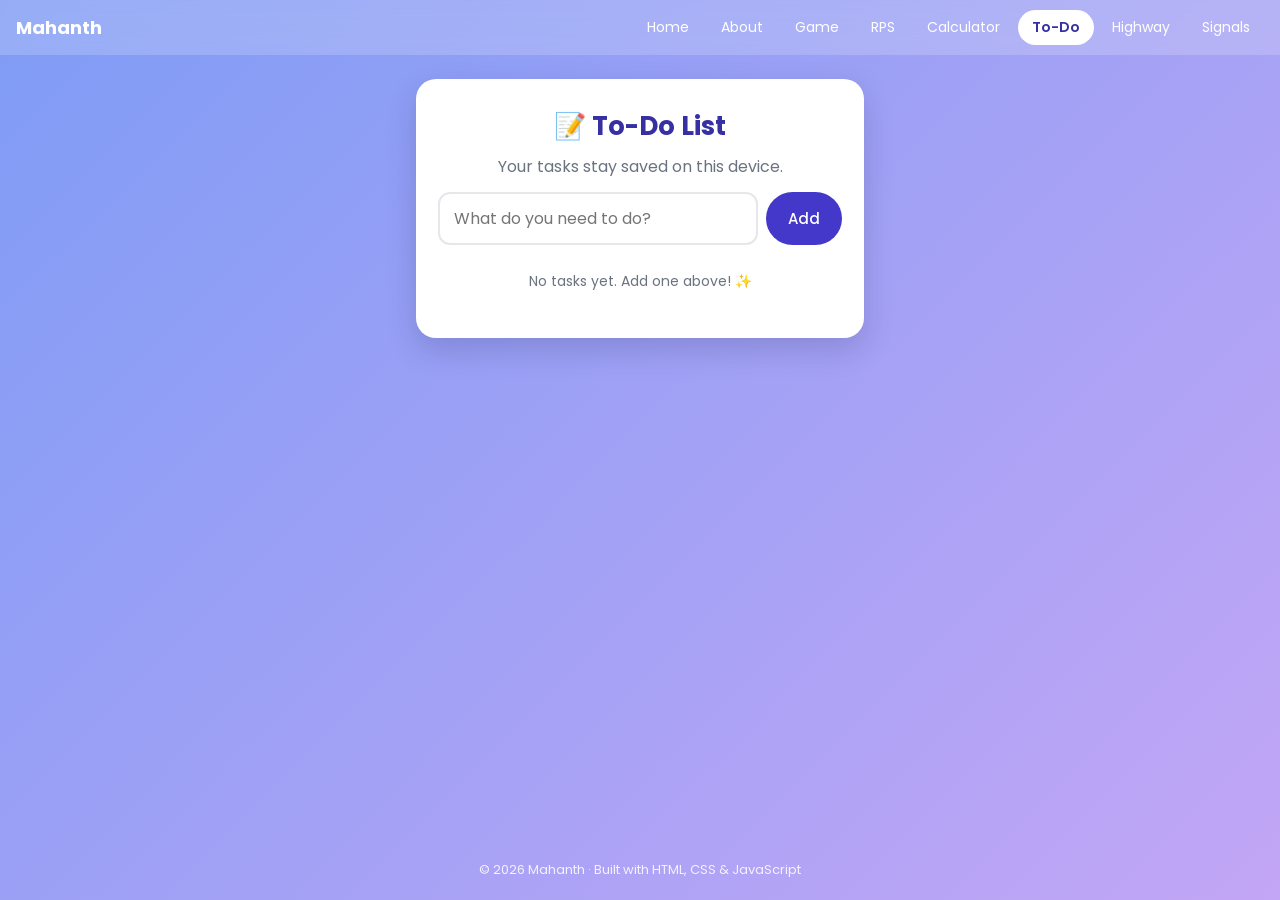
<file: todo.html>
<!DOCTYPE html>
<html lang="en">
<head>
<meta charset="UTF-8">
<meta name="viewport" content="width=device-width, initial-scale=1">
<title>To-Do List | Mahanth</title>
<link rel="stylesheet" href="style.css">
</head>
<body>

<nav class="navbar">
  <a class="brand" href="index.html">Mahanth</a>
  <div class="nav-links">
    <a href="index.html">Home</a>
    <a href="about.html">About</a>
    <a href="game.html">Game</a>
    <a href="rps.html">RPS</a>
    <a href="calc.html">Calculator</a>
    <a href="todo.html" class="active">To-Do</a>
    <a href="highway.html">Highway</a>
    <a href="signals.html">Signals</a>
  </div>
</nav>

<main>
  <section class="card">
    <h1>📝 To-Do List</h1>
    <p>Your tasks stay saved on this device.</p>

    <form class="todo-form" onsubmit="addTask(event)">
      <input id="task" type="text" placeholder="What do you need to do?" maxlength="100" autocomplete="off">
      <button type="submit">Add</button>
    </form>

    <ul class="todo-list" id="list"></ul>

    <div class="todo-footer" id="footer">
      <span id="count"></span>
      <button class="link-btn" onclick="clearDone()">Clear completed</button>
    </div>
  </section>
</main>

<footer class="footer">© 2026 Mahanth · Built with HTML, CSS &amp; JavaScript</footer>

<script>
let tasks = loadTasks();

function loadTasks() {
  try {
    return JSON.parse(localStorage.getItem("tasks")) || [];
  } catch (e) {
    return [];
  }
}

function save() {
  localStorage.setItem("tasks", JSON.stringify(tasks));
}

function render() {
  const list = document.getElementById("list");
  list.innerHTML = "";

  if (tasks.length === 0) {
    list.innerHTML = '<li class="empty">No tasks yet. Add one above! ✨</li>';
  }

  tasks.forEach(function (task, i) {
    const li = document.createElement("li");
    if (task.done) li.className = "done";

    const box = document.createElement("input");
    box.type = "checkbox";
    box.checked = task.done;
    box.setAttribute("aria-label", "Mark as done");
    box.onchange = function () {
      tasks[i].done = box.checked;
      save();
      render();
    };

    const text = document.createElement("span");
    text.className = "text";
    text.textContent = task.text;

    const del = document.createElement("button");
    del.className = "delete";
    del.textContent = "✕";
    del.setAttribute("aria-label", "Delete task");
    del.onclick = function () {
      tasks.splice(i, 1);
      save();
      render();
    };

    li.append(box, text, del);
    list.appendChild(li);
  });

  const left = tasks.filter(function (t) { return !t.done; }).length;
  document.getElementById("count").textContent = left + (left === 1 ? " task left" : " tasks left");
  document.getElementById("footer").style.display = tasks.length ? "flex" : "none";
}

function addTask(e) {
  e.preventDefault();
  const box = document.getElementById("task");
  const text = box.value.trim();
  if (text === "") return;
  tasks.push({ text: text, done: false });
  box.value = "";
  save();
  render();
}

function clearDone() {
  tasks = tasks.filter(function (t) { return !t.done; });
  save();
  render();
}

render();
</script>

</body>
</html>
</file>
<file: style.css>
@import url('https://fonts.googleapis.com/css2?family=Poppins:wght@400;500;600;700&display=swap');

/* ===== Theme colors (change these to restyle the whole site) ===== */
:root {
  --bg-1: #7f9cf5;
  --bg-2: #c3a6f5;
  --card: #ffffff;
  --text: #1f2937;
  --muted: #6b7280;
  --heading: #3730a3;
  --primary: #4338ca;
  --primary-hover: #3730a3;
  --soft: #eef2ff;
  --border: #e5e7eb;
  --success: #15803d;
  --danger: #dc2626;
  --nav: rgba(255, 255, 255, 0.18);
  --shadow: 0 12px 30px rgba(30, 27, 75, 0.18);
}

/* Automatic dark mode when the phone/computer is in dark mode */
@media (prefers-color-scheme: dark) {
  :root {
    --bg-1: #1e1b4b;
    --bg-2: #4c1d95;
    --card: #1f2937;
    --text: #f3f4f6;
    --muted: #9ca3af;
    --heading: #a5b4fc;
    --primary: #6366f1;
    --primary-hover: #4f46e5;
    --soft: #312e81;
    --border: #374151;
    --success: #4ade80;
    --danger: #f87171;
    --nav: rgba(0, 0, 0, 0.25);
    --shadow: 0 12px 30px rgba(0, 0, 0, 0.4);
  }
}

* { box-sizing: border-box; }

body {
  margin: 0;
  min-height: 100vh;
  display: flex;
  flex-direction: column;
  font-family: 'Poppins', sans-serif;
  color: var(--text);
  background: linear-gradient(135deg, var(--bg-1), var(--bg-2));
  background-attachment: fixed;
}

/* ===== Navbar ===== */
.navbar {
  position: sticky;
  top: 0;
  z-index: 10;
  display: flex;
  flex-wrap: wrap;
  align-items: center;
  justify-content: space-between;
  gap: 8px;
  padding: 10px 16px;
  background: var(--nav);
  backdrop-filter: blur(10px);
  -webkit-backdrop-filter: blur(10px);
}
.brand {
  color: #fff;
  font-weight: 700;
  font-size: 18px;
  text-decoration: none;
  white-space: nowrap;
}
.nav-links {
  display: flex;
  flex-wrap: wrap;
  gap: 4px;
}

.nav-links::-webkit-scrollbar { display: none; }
.nav-links a {
  color: #fff;
  text-decoration: none;
  padding: 7px 14px;
  border-radius: 999px;
  font-size: 14px;
  white-space: nowrap;
  transition: background 0.2s, color 0.2s;
}
.nav-links a:hover { background: rgba(255, 255, 255, 0.2); }
.nav-links a.active { background: #fff; color: #3730a3; font-weight: 600; }

/* ===== Layout ===== */
main {
  flex: 1;
  width: 100%;
  max-width: 480px;
  margin: 0 auto;
  padding: 24px 16px;
}
main.wide { max-width: 760px; }

.card {
  background: var(--card);
  border-radius: 20px;
  padding: 28px 22px;
  margin-bottom: 20px;
  box-shadow: var(--shadow);
  text-align: center;
  animation: rise 0.4s ease;
}
@keyframes rise {
  from { opacity: 0; transform: translateY(12px); }
  to { opacity: 1; transform: none; }
}

h1 { margin: 0 0 8px; font-size: 26px; color: var(--heading); }
h2 { margin: 0 0 10px; font-size: 20px; color: var(--heading); }
p { margin: 8px 0; line-height: 1.6; color: var(--muted); }
.hint { font-size: 13px; margin-top: 14px; }

/* ===== Buttons ===== */
button, .btn {
  display: inline-block;
  font: inherit;
  font-size: 15px;
  font-weight: 500;
  padding: 11px 22px;
  border: none;
  border-radius: 999px;
  background: var(--primary);
  color: #fff;
  text-decoration: none;
  cursor: pointer;
  transition: transform 0.15s, background 0.2s, opacity 0.2s;
}
button:hover, .btn:hover { background: var(--primary-hover); transform: translateY(-2px); }
button:active { transform: scale(0.97); }
button:disabled { opacity: 0.5; cursor: not-allowed; transform: none; }

.btn-outline, button.secondary {
  background: transparent;
  color: var(--heading);
  box-shadow: inset 0 0 0 2px var(--primary);
}
.btn-outline:hover, button.secondary:hover { background: var(--soft); }

.btn-row {
  display: flex;
  flex-wrap: wrap;
  justify-content: center;
  gap: 10px;
  margin-top: 16px;
}

/* ===== Inputs ===== */
input[type="text"], input[type="number"] {
  width: 100%;
  padding: 12px 14px;
  font: inherit;
  font-size: 16px;
  color: var(--text);
  background: var(--card);
  border: 2px solid var(--border);
  border-radius: 12px;
  text-align: center;
  transition: border-color 0.2s;
}
input:focus { outline: none; border-color: var(--primary); }

/* ===== Results and scores ===== */
.result {
  min-height: 28px;
  margin: 16px 0 4px;
  font-size: 18px;
  font-weight: 600;
  color: var(--heading);
}
.result.win { color: var(--success); }
.result.lose { color: var(--danger); }

.stats { display: flex; gap: 12px; margin-top: 16px; }
.stat { flex: 1; background: var(--soft); border-radius: 14px; padding: 10px 6px; }
.stat strong { display: block; font-size: 22px; color: var(--heading); }
.stat span { font-size: 12px; color: var(--muted); }

/* ===== Home page ===== */
.avatar { font-size: 64px; line-height: 1; margin-bottom: 8px; }
.tags { display: flex; flex-wrap: wrap; justify-content: center; gap: 8px; margin-top: 14px; }
.tag {
  background: var(--soft);
  color: var(--heading);
  padding: 5px 12px;
  border-radius: 999px;
  font-size: 13px;
  font-weight: 500;
}
.section-title { color: #fff; text-align: center; margin: 12px 0 14px; font-size: 22px; }

.projects {
  display: grid;
  grid-template-columns: repeat(auto-fit, minmax(200px, 1fr));
  gap: 16px;
}
.project {
  display: block;
  background: var(--card);
  color: var(--text);
  border-radius: 18px;
  padding: 20px;
  text-decoration: none;
  box-shadow: var(--shadow);
  transition: transform 0.2s;
  animation: rise 0.4s ease;
}
.project:hover { transform: translateY(-4px); }
.project .icon { font-size: 32px; }
.project h3 { margin: 8px 0 4px; font-size: 17px; color: var(--heading); }
.project p { margin: 0; font-size: 14px; }

/* ===== About page ===== */
.list { list-style: none; padding: 0; margin: 0; text-align: left; }
.list li { padding: 10px 0; border-bottom: 1px solid var(--border); color: var(--text); }
.list li:last-child { border-bottom: none; }

/* ===== Rock Paper Scissors ===== */
.choices { display: flex; justify-content: center; gap: 10px; margin-top: 12px; }
.choice {
  display: flex;
  flex-direction: column;
  align-items: center;
  justify-content: center;
  width: 88px;
  height: 88px;
  padding: 0;
  font-size: 34px;
  border-radius: 20px;
  background: var(--soft);
  color: var(--text);
}
.choice span { font-size: 12px; margin-top: 2px; }
.choice:hover { background: var(--border); }
.arena { display: flex; justify-content: space-around; align-items: center; margin: 20px 0 4px; }
.hand { font-size: 52px; }
.arena small { display: block; font-size: 12px; color: var(--muted); }
.vs { font-weight: 700; color: var(--muted); }

/* ===== Calculator ===== */
.calc-display {
  background: var(--soft);
  border-radius: 14px;
  padding: 14px 16px;
  margin: 12px 0 14px;
  text-align: right;
  overflow: hidden;
}
.calc-expr { min-height: 21px; font-size: 14px; color: var(--muted); }
.calc-value { font-size: 36px; font-weight: 600; color: var(--heading); word-break: break-all; }
.keys { display: grid; grid-template-columns: repeat(4, 1fr); gap: 10px; }
.keys button {
  padding: 16px 0;
  font-size: 20px;
  border-radius: 14px;
  background: var(--soft);
  color: var(--text);
}
.keys button:hover { background: var(--border); }
.keys button.fn { color: var(--heading); font-weight: 600; }
.keys button.clear { color: var(--danger); }
.keys button.op { background: var(--primary); color: #fff; }
.keys button.op:hover { background: var(--primary-hover); }

/* ===== To-Do list ===== */
.todo-form { display: flex; gap: 8px; margin-top: 12px; }
.todo-form input { flex: 1; min-width: 0; width: auto; text-align: left; }
.todo-form button { flex-shrink: 0; }
.todo-list { list-style: none; padding: 0; margin: 16px 0 0; text-align: left; }
.todo-list li {
  display: flex;
  align-items: center;
  gap: 10px;
  background: var(--soft);
  padding: 10px 12px;
  border-radius: 12px;
  margin-bottom: 8px;
  animation: rise 0.25s ease;
}
.todo-list li.empty { background: none; justify-content: center; color: var(--muted); font-size: 14px; }
.todo-list input[type="checkbox"] {
  width: 20px;
  height: 20px;
  flex-shrink: 0;
  accent-color: var(--primary);
  cursor: pointer;
}
.todo-list .text { flex: 1; word-break: break-word; }
.todo-list li.done .text { text-decoration: line-through; color: var(--muted); }
.todo-list .delete { background: transparent; color: var(--danger); padding: 4px 10px; font-size: 18px; }
.todo-list .delete:hover { background: rgba(220, 38, 38, 0.12); transform: none; }
.todo-footer {
  display: flex;
  justify-content: space-between;
  align-items: center;
  margin-top: 10px;
  font-size: 14px;
  color: var(--muted);
}
.link-btn { background: none; color: var(--heading); padding: 4px 8px; font-size: 14px; }
.link-btn:hover { background: var(--soft); transform: none; }

/* ===== Footer ===== */
.footer { text-align: center; padding: 20px; font-size: 13px; color: rgba(255, 255, 255, 0.85); }

/* Respect people who turn off animations */
@media (prefers-reduced-motion: reduce) {
  * { animation: none !important; transition: none !important; }
}
</file>
